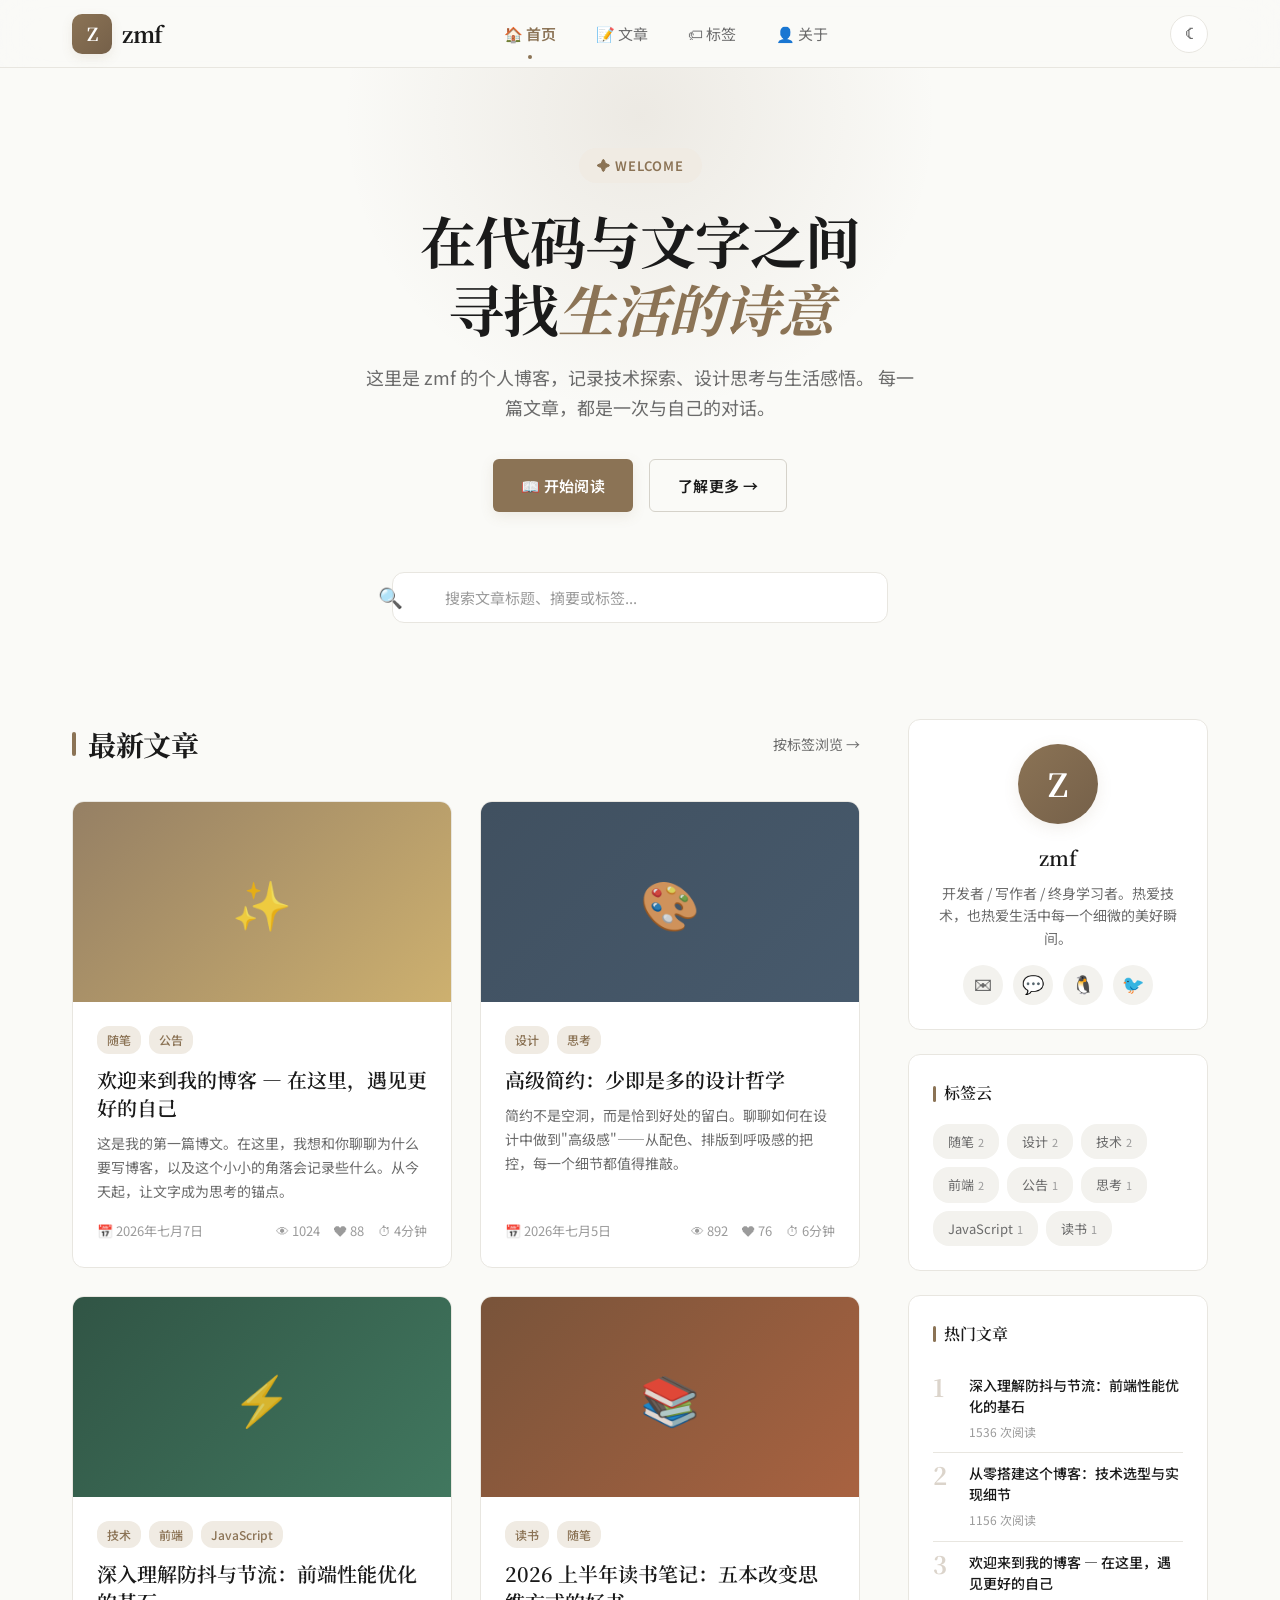
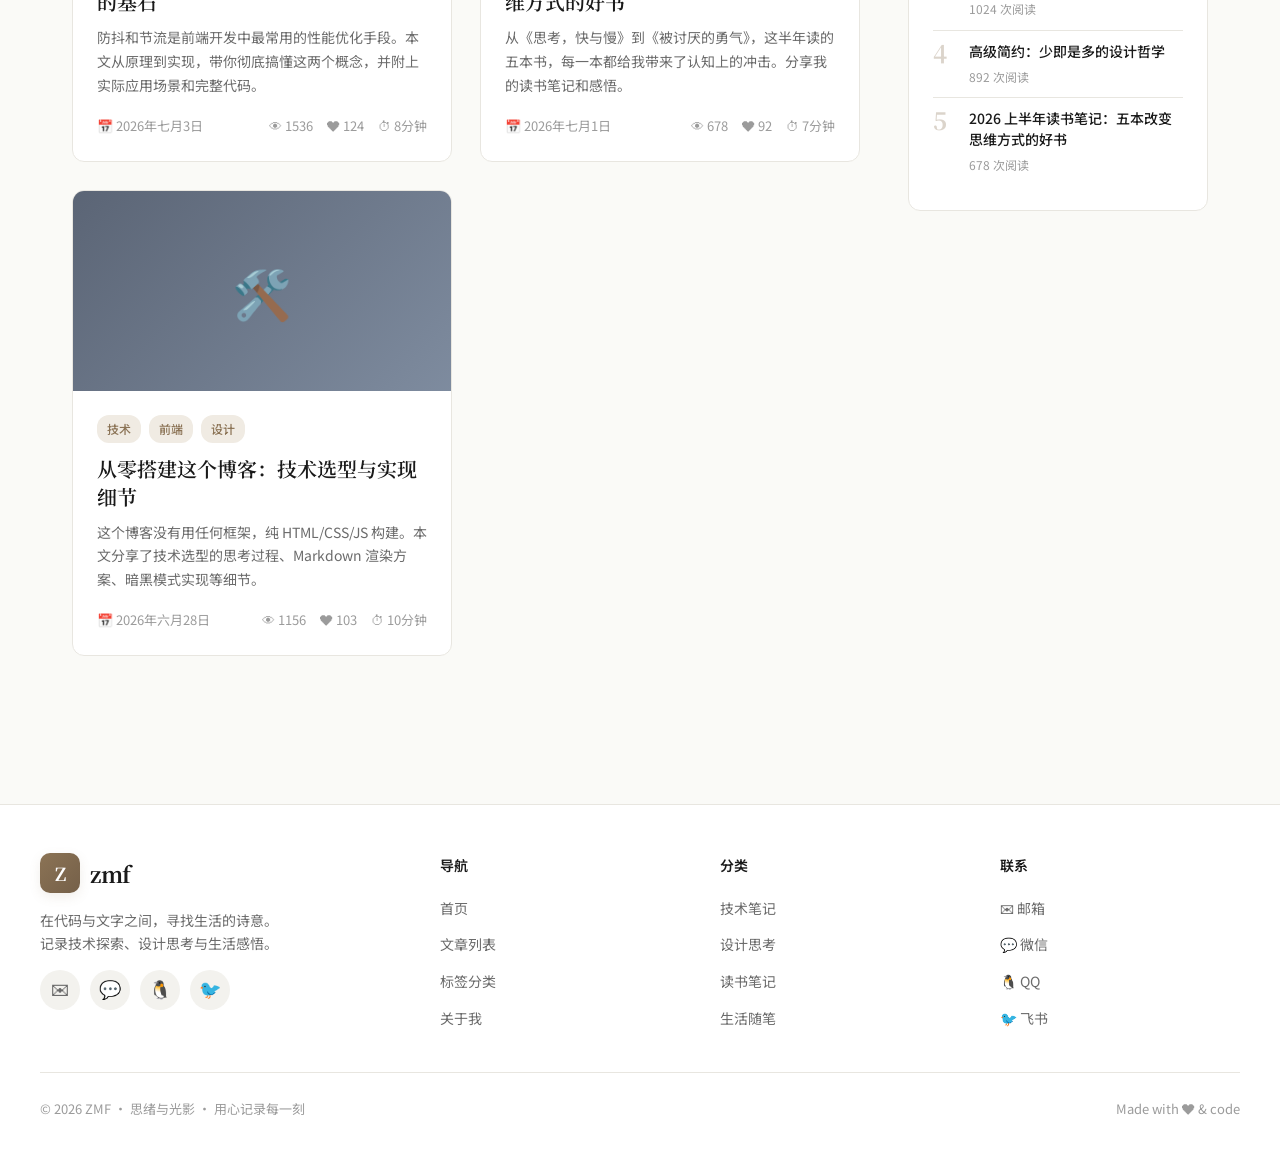
<file: index.html>
<!DOCTYPE html>
<html lang="zh-CN">
<head>
  <meta charset="UTF-8">
  <meta name="viewport" content="width=device-width, initial-scale=1.0">
  <title>ZMF · 思绪与光影</title>
  <meta name="description" content="zmf的个人博客 - 在代码与文字之间，寻找生活的诗意">
  <meta name="author" content="zmf">

  <!-- Fonts -->
  <link rel="preconnect" href="https://fonts.googleapis.com">
  <link rel="preconnect" href="https://fonts.gstatic.com" crossorigin>
  <link href="https://fonts.googleapis.com/css2?family=Noto+Sans+SC:wght@400;500;700&family=Noto+Serif+SC:wght@600;700&family=JetBrains+Mono:wght@400;500&display=swap" rel="stylesheet">

  <!-- Styles -->
  <link rel="stylesheet" href="css/style.css">

  <!-- Favicon -->
  <link rel="icon" type="image/svg+xml" href="data:image/svg+xml,<svg xmlns='http://www.w3.org/2000/svg' viewBox='0 0 100 100'><rect width='100' height='100' rx='20' fill='%238B7355'/><text x='50' y='68' font-size='48' font-weight='bold' fill='white' text-anchor='middle' font-family='serif'>Z</text></svg>">
</head>
<body>
  <!-- Reading Progress Bar -->
  <div class="progress-bar"></div>

  <!-- Header -->
  <header class="header">
    <nav class="nav">
      <a href="index.html" class="logo">
        <span class="logo-mark">Z</span>
        <span class="logo-text">zmf</span>
      </a>

      <ul class="nav-menu">
        <li><a href="index.html" class="nav-link">🏠 首页</a></li>
        <li><a href="index.html#articles" class="nav-link">📝 文章</a></li>
        <li><a href="tags.html" class="nav-link">🏷 标签</a></li>
        <li><a href="about.html" class="nav-link">👤 关于</a></li>
      </ul>

      <div class="nav-actions">
        <button class="theme-toggle" title="切换主题">☾</button>
        <button class="menu-toggle" title="菜单">
          <span></span>
          <span></span>
          <span></span>
        </button>
      </div>
    </nav>
  </header>

  <!-- Main Content -->
  <main class="main">
    <!-- Hero Section -->
    <section class="hero">
      <span class="hero-greeting">✦ WELCOME</span>
      <h1 class="hero-title">
        在代码与文字之间<br>
        寻找<span class="accent">生活的诗意</span>
      </h1>
      <p class="hero-subtitle" id="hero-subtitle">
        这里是 zmf 的个人博客，记录技术探索、设计思考与生活感悟。
        每一篇文章，都是一次与自己的对话。
      </p>
      <div class="hero-actions">
        <a href="#articles" class="btn btn-primary">📖 开始阅读</a>
        <a href="about.html" class="btn btn-outline">了解更多 →</a>
      </div>
    </section>

    <!-- Search Bar -->
    <div class="search-wrap" style="padding: 0 32px;">
      <span class="search-icon">🔍</span>
      <input
        type="text"
        class="search-input"
        id="search-input"
        placeholder="搜索文章标题、摘要或标签..."
      >
    </div>

    <!-- Articles + Sidebar Layout -->
    <div class="layout" id="articles">
      <!-- Article List -->
      <div>
        <div class="section-header">
          <h2 class="section-title">最新文章</h2>
          <a href="tags.html" class="section-more">按标签浏览 →</a>
        </div>
        <div class="article-grid" id="article-grid">
          <!-- Articles rendered by JS -->
        </div>
      </div>

      <!-- Sidebar -->
      <aside class="sidebar">
        <div id="sidebar-author"></div>
        <div id="sidebar-tags"></div>
        <div id="sidebar-popular"></div>
      </aside>
    </div>
  </main>

  <!-- Footer -->
  <footer class="footer">
    <div class="footer-content">
      <div class="footer-brand">
        <div class="logo">
          <span class="logo-mark">Z</span>
          <span class="logo-text">zmf</span>
        </div>
        <p class="footer-desc">
          在代码与文字之间，寻找生活的诗意。<br>
          记录技术探索、设计思考与生活感悟。
        </p>
        <div class="footer-social">
          <button class="social-link" data-type="email" onclick="SocialLinks.openEmail()" title="邮箱">✉</button>
          <button class="social-link" data-type="wechat" onclick="SocialLinks.openQR('wechat')" title="微信">💬</button>
          <button class="social-link" data-type="qq" onclick="SocialLinks.openQQ()" title="QQ">🐧</button>
          <button class="social-link" data-type="feishu" onclick="SocialLinks.openFeishu()" title="飞书">🐦</button>
        </div>
      </div>

      <div class="footer-col">
        <h4>导航</h4>
        <ul>
          <li><a href="index.html">首页</a></li>
          <li><a href="index.html#articles">文章列表</a></li>
          <li><a href="tags.html">标签分类</a></li>
          <li><a href="about.html">关于我</a></li>
        </ul>
      </div>

      <div class="footer-col">
        <h4>分类</h4>
        <ul>
          <li><a href="tags.html?tag=技术">技术笔记</a></li>
          <li><a href="tags.html?tag=设计">设计思考</a></li>
          <li><a href="tags.html?tag=读书">读书笔记</a></li>
          <li><a href="tags.html?tag=随笔">生活随笔</a></li>
        </ul>
      </div>

      <div class="footer-col">
        <h4>联系</h4>
        <ul>
          <li><a href="javascript:void(0)" onclick="SocialLinks.openEmail()">✉ 邮箱</a></li>
          <li><a href="javascript:void(0)" onclick="SocialLinks.openQR('wechat')">💬 微信</a></li>
          <li><a href="javascript:void(0)" onclick="SocialLinks.openQQ()">🐧 QQ</a></li>
          <li><a href="javascript:void(0)" onclick="SocialLinks.openFeishu()">🐦 飞书</a></li>
        </ul>
      </div>
    </div>

    <div class="footer-bottom">
      <span>© 2026 ZMF · 思绪与光影 · 用心记录每一刻</span>
      <span>Made with ❤ & code</span>
    </div>
  </footer>

  <!-- Back to Top -->
  <button class="back-to-top" title="回到顶部">↑</button>

  <!-- Scripts -->
  <script src="js/config.js"></script>
  <script src="js/articles.js"></script>
  <script src="js/main.js"></script>
  <script>
    // Render articles on page load
    document.addEventListener('DOMContentLoaded', () => {
      // Render article grid
      ArticleRenderer.renderGrid(ARTICLES, 'article-grid');

      // Render sidebar
      Sidebar.renderAuthor('sidebar-author');
      Sidebar.renderTags('sidebar-tags');
      Sidebar.renderPopular('sidebar-popular');

      // Init search
      Search.init();

      // Typewriter effect on subtitle (optional)
      const subtitle = document.getElementById('hero-subtitle');
      if (subtitle) {
        const originalText = subtitle.textContent;
        // Only apply on larger screens
        if (window.innerWidth > 768) {
          typewriter(subtitle, originalText, 30);
        }
      }
    });
  </script>
</body>
</html>
</file>
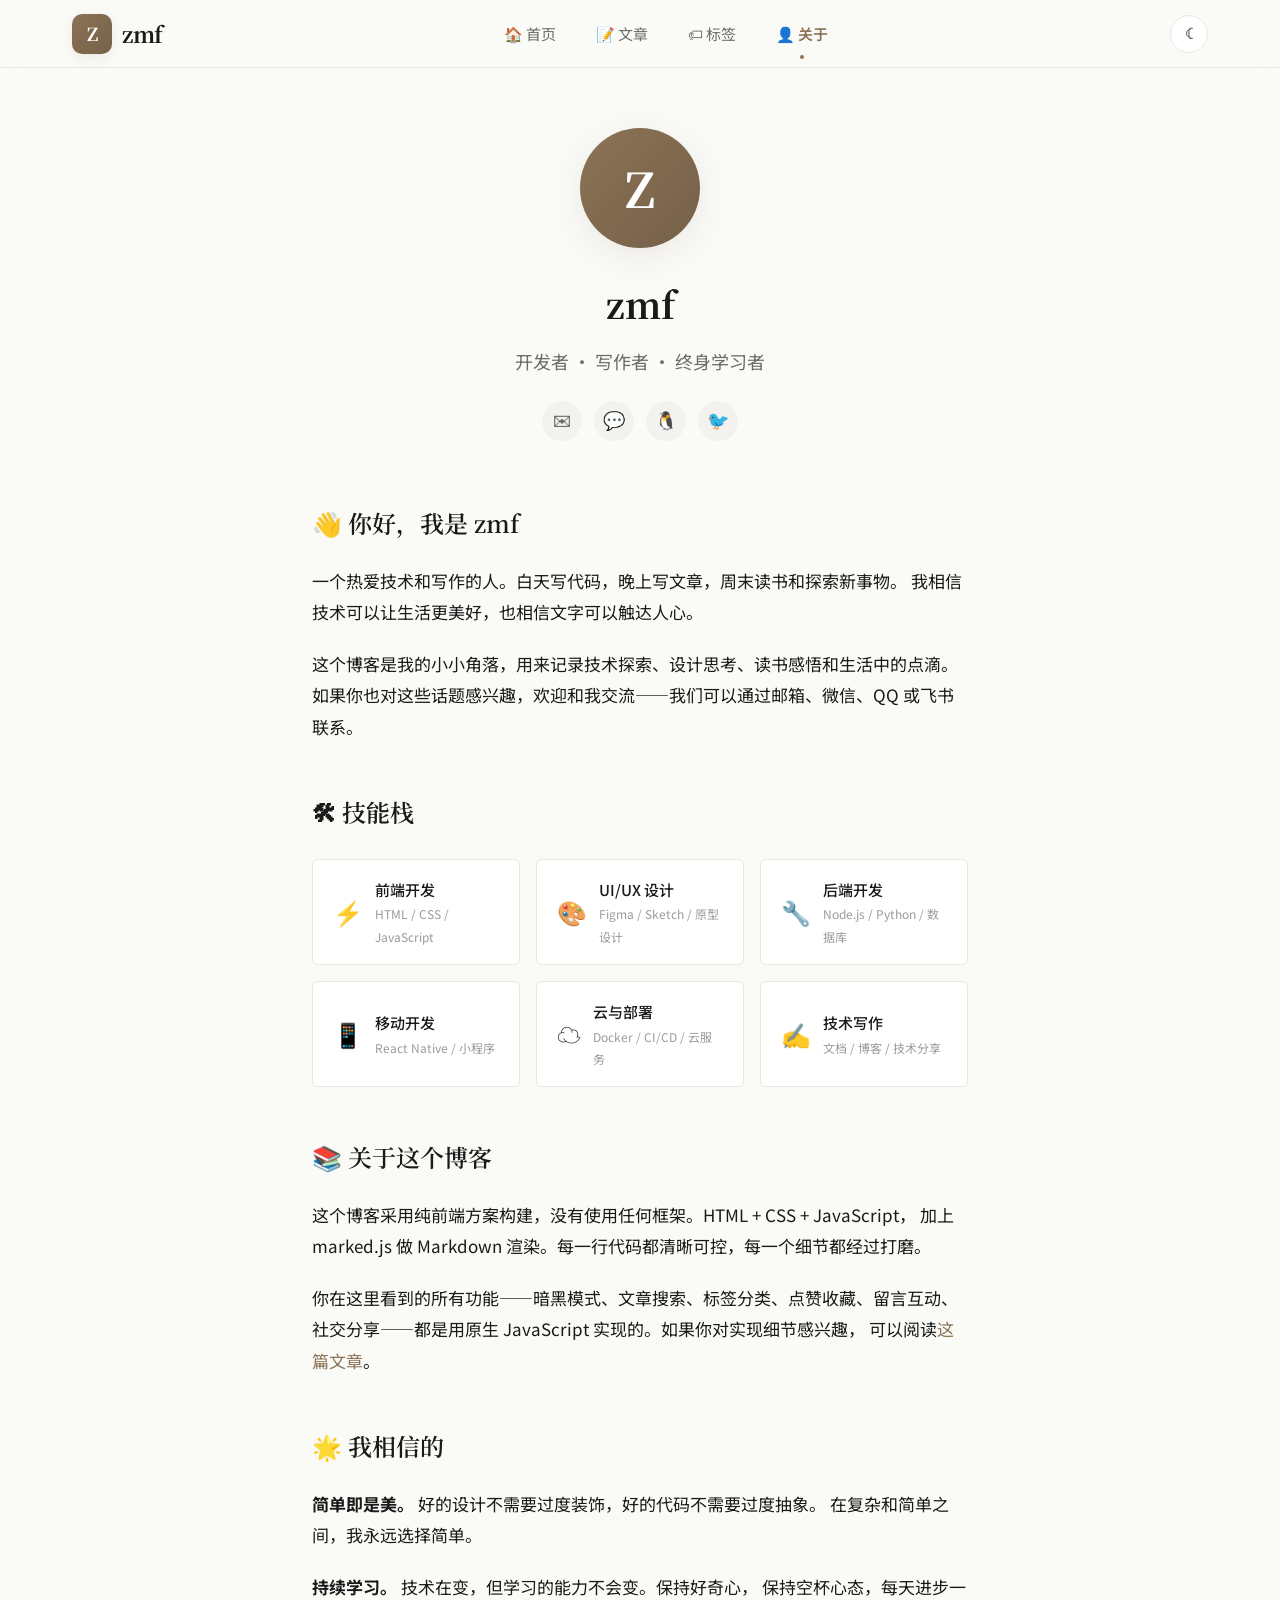
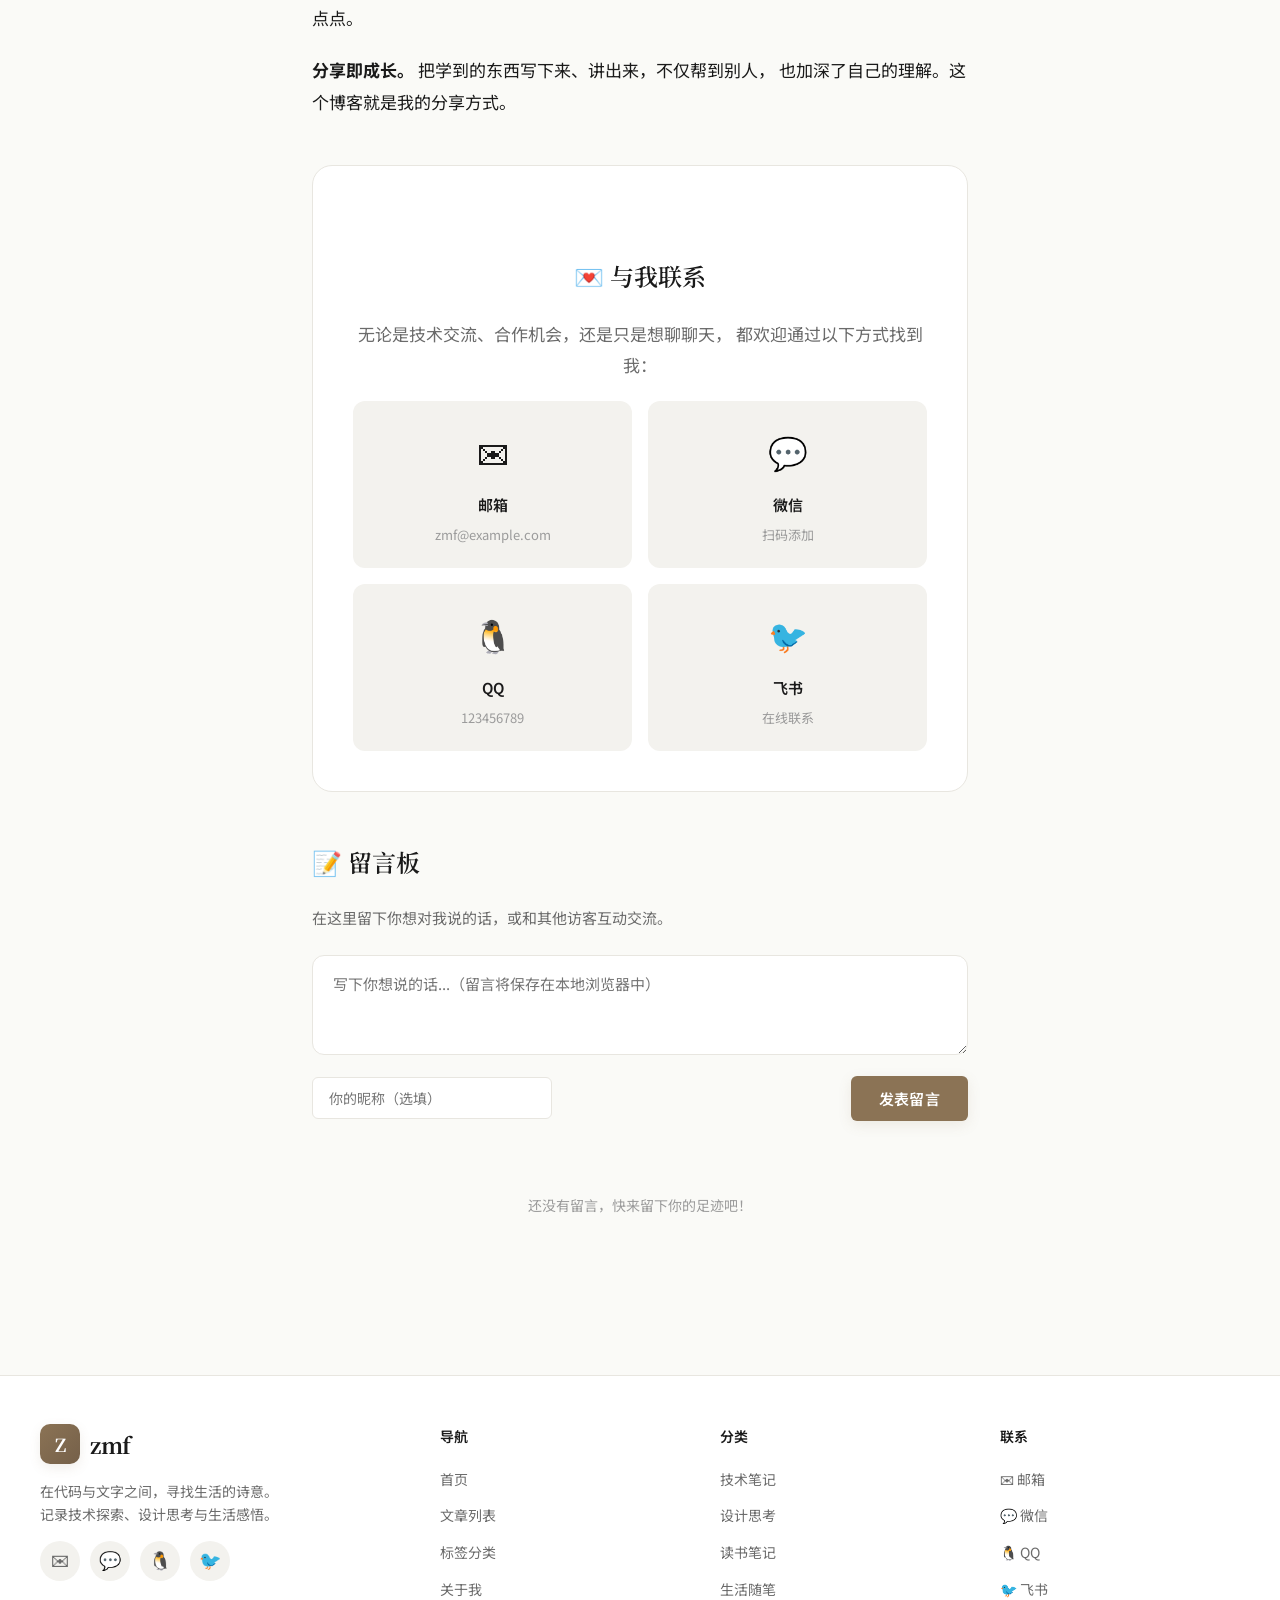
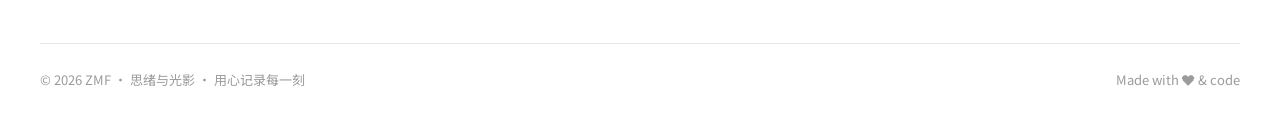
<file: about.html>
<!DOCTYPE html>
<html lang="zh-CN">
<head>
  <meta charset="UTF-8">
  <meta name="viewport" content="width=device-width, initial-scale=1.0">
  <title>关于 - ZMF · 思绪与光影</title>
  <meta name="description" content="关于 zmf - 开发者、写作者、终身学习者">

  <!-- Fonts -->
  <link rel="preconnect" href="https://fonts.googleapis.com">
  <link rel="preconnect" href="https://fonts.gstatic.com" crossorigin>
  <link href="https://fonts.googleapis.com/css2?family=Noto+Sans+SC:wght@400;500;700&family=Noto+Serif+SC:wght@600;700&family=JetBrains+Mono:wght@400;500&display=swap" rel="stylesheet">

  <!-- Styles -->
  <link rel="stylesheet" href="css/style.css">

  <!-- Favicon -->
  <link rel="icon" type="image/svg+xml" href="data:image/svg+xml,<svg xmlns='http://www.w3.org/2000/svg' viewBox='0 0 100 100'><rect width='100' height='100' rx='20' fill='%238B7355'/><text x='50' y='68' font-size='48' font-weight='bold' fill='white' text-anchor='middle' font-family='serif'>Z</text></svg>">
</head>
<body>
  <!-- Reading Progress Bar -->
  <div class="progress-bar"></div>

  <!-- Header -->
  <header class="header">
    <nav class="nav">
      <a href="index.html" class="logo">
        <span class="logo-mark">Z</span>
        <span class="logo-text">zmf</span>
      </a>

      <ul class="nav-menu">
        <li><a href="index.html" class="nav-link">🏠 首页</a></li>
        <li><a href="index.html#articles" class="nav-link">📝 文章</a></li>
        <li><a href="tags.html" class="nav-link">🏷 标签</a></li>
        <li><a href="about.html" class="nav-link">👤 关于</a></li>
      </ul>

      <div class="nav-actions">
        <button class="theme-toggle" title="切换主题">☾</button>
        <button class="menu-toggle" title="菜单">
          <span></span>
          <span></span>
          <span></span>
        </button>
      </div>
    </nav>
  </header>

  <!-- Main Content -->
  <main class="main">
    <section class="about-section">
      <!-- Hero -->
      <div class="about-hero">
        <div class="about-avatar">Z</div>
        <h1 class="about-name">zmf</h1>
        <p class="about-tagline">开发者 · 写作者 · 终身学习者</p>
        <div class="about-social">
          <button class="social-link" data-type="email" onclick="SocialLinks.openEmail()" title="邮箱">✉</button>
          <button class="social-link" data-type="wechat" onclick="SocialLinks.openQR('wechat')" title="微信">💬</button>
          <button class="social-link" data-type="qq" onclick="SocialLinks.openQQ()" title="QQ">🐧</button>
          <button class="social-link" data-type="feishu" onclick="SocialLinks.openFeishu()" title="飞书">🐦</button>
        </div>
      </div>

      <!-- About Content -->
      <div class="about-content">
        <h2>👋 你好，我是 zmf</h2>
        <p>
          一个热爱技术和写作的人。白天写代码，晚上写文章，周末读书和探索新事物。
          我相信技术可以让生活更美好，也相信文字可以触达人心。
        </p>
        <p>
          这个博客是我的小小角落，用来记录技术探索、设计思考、读书感悟和生活中的点滴。
          如果你也对这些话题感兴趣，欢迎和我交流——我们可以通过邮箱、微信、QQ 或飞书联系。
        </p>

        <h2>🛠 技能栈</h2>
        <div class="skills-grid">
          <div class="skill-item">
            <span class="skill-icon">⚡</span>
            <div>
              <div class="skill-name">前端开发</div>
              <div class="skill-desc">HTML / CSS / JavaScript</div>
            </div>
          </div>
          <div class="skill-item">
            <span class="skill-icon">🎨</span>
            <div>
              <div class="skill-name">UI/UX 设计</div>
              <div class="skill-desc">Figma / Sketch / 原型设计</div>
            </div>
          </div>
          <div class="skill-item">
            <span class="skill-icon">🔧</span>
            <div>
              <div class="skill-name">后端开发</div>
              <div class="skill-desc">Node.js / Python / 数据库</div>
            </div>
          </div>
          <div class="skill-item">
            <span class="skill-icon">📱</span>
            <div>
              <div class="skill-name">移动开发</div>
              <div class="skill-desc">React Native / 小程序</div>
            </div>
          </div>
          <div class="skill-item">
            <span class="skill-icon">☁</span>
            <div>
              <div class="skill-name">云与部署</div>
              <div class="skill-desc">Docker / CI/CD / 云服务</div>
            </div>
          </div>
          <div class="skill-item">
            <span class="skill-icon">✍</span>
            <div>
              <div class="skill-name">技术写作</div>
              <div class="skill-desc">文档 / 博客 / 技术分享</div>
            </div>
          </div>
        </div>

        <h2>📚 关于这个博客</h2>
        <p>
          这个博客采用纯前端方案构建，没有使用任何框架。HTML + CSS + JavaScript，
          加上 marked.js 做 Markdown 渲染。每一行代码都清晰可控，每一个细节都经过打磨。
        </p>
        <p>
          你在这里看到的所有功能——暗黑模式、文章搜索、标签分类、点赞收藏、留言互动、
          社交分享——都是用原生 JavaScript 实现的。如果你对实现细节感兴趣，
          可以阅读<a href="article.html?id=building-this-blog">这篇文章</a>。
        </p>

        <h2>🌟 我相信的</h2>
        <p>
          <strong>简单即是美。</strong> 好的设计不需要过度装饰，好的代码不需要过度抽象。
          在复杂和简单之间，我永远选择简单。
        </p>
        <p>
          <strong>持续学习。</strong> 技术在变，但学习的能力不会变。保持好奇心，
          保持空杯心态，每天进步一点点。
        </p>
        <p>
          <strong>分享即成长。</strong> 把学到的东西写下来、讲出来，不仅帮到别人，
          也加深了自己的理解。这个博客就是我的分享方式。
        </p>

        <!-- Contact Section -->
        <div class="contact-section">
          <h2 class="contact-title">💌 与我联系</h2>
          <p class="contact-desc">
            无论是技术交流、合作机会，还是只是想聊聊天，
            都欢迎通过以下方式找到我：
          </p>
          <div class="contact-methods" id="contact-methods">
            <!-- Contact methods rendered by JS -->
          </div>
        </div>

        <!-- Message Board -->
        <div style="margin-top: 48px;">
          <h2 class="comments-title">📝 留言板</h2>
          <p style="color: var(--text-secondary); margin-bottom: 24px; font-size: 15px;">
            在这里留下你想对我说的话，或和其他访客互动交流。
          </p>

          <div class="comment-form">
            <textarea
              class="comment-input"
              id="message-text"
              placeholder="写下你想说的话...（留言将保存在本地浏览器中）"
            ></textarea>
            <div class="comment-form-bottom">
              <input
                type="text"
                class="comment-name-input"
                id="message-name"
                placeholder="你的昵称（选填）"
              >
              <button class="btn btn-primary" onclick="MessageBoard.submit()">发表留言</button>
            </div>
          </div>

          <div class="comment-list" id="message-list">
            <!-- Messages rendered by JS -->
          </div>
        </div>
      </div>
    </section>
  </main>

  <!-- Footer -->
  <footer class="footer">
    <div class="footer-content">
      <div class="footer-brand">
        <div class="logo">
          <span class="logo-mark">Z</span>
          <span class="logo-text">zmf</span>
        </div>
        <p class="footer-desc">
          在代码与文字之间，寻找生活的诗意。<br>
          记录技术探索、设计思考与生活感悟。
        </p>
        <div class="footer-social">
          <button class="social-link" data-type="email" onclick="SocialLinks.openEmail()" title="邮箱">✉</button>
          <button class="social-link" data-type="wechat" onclick="SocialLinks.openQR('wechat')" title="微信">💬</button>
          <button class="social-link" data-type="qq" onclick="SocialLinks.openQQ()" title="QQ">🐧</button>
          <button class="social-link" data-type="feishu" onclick="SocialLinks.openFeishu()" title="飞书">🐦</button>
        </div>
      </div>

      <div class="footer-col">
        <h4>导航</h4>
        <ul>
          <li><a href="index.html">首页</a></li>
          <li><a href="index.html#articles">文章列表</a></li>
          <li><a href="tags.html">标签分类</a></li>
          <li><a href="about.html">关于我</a></li>
        </ul>
      </div>

      <div class="footer-col">
        <h4>分类</h4>
        <ul>
          <li><a href="tags.html?tag=技术">技术笔记</a></li>
          <li><a href="tags.html?tag=设计">设计思考</a></li>
          <li><a href="tags.html?tag=读书">读书笔记</a></li>
          <li><a href="tags.html?tag=随笔">生活随笔</a></li>
        </ul>
      </div>

      <div class="footer-col">
        <h4>联系</h4>
        <ul>
          <li><a href="javascript:void(0)" onclick="SocialLinks.openEmail()">✉ 邮箱</a></li>
          <li><a href="javascript:void(0)" onclick="SocialLinks.openQR('wechat')">💬 微信</a></li>
          <li><a href="javascript:void(0)" onclick="SocialLinks.openQQ()">🐧 QQ</a></li>
          <li><a href="javascript:void(0)" onclick="SocialLinks.openFeishu()">🐦 飞书</a></li>
        </ul>
      </div>
    </div>

    <div class="footer-bottom">
      <span>© 2026 ZMF · 思绪与光影 · 用心记录每一刻</span>
      <span>Made with ❤ & code</span>
    </div>
  </footer>

  <!-- Back to Top -->
  <button class="back-to-top" title="回到顶部">↑</button>

  <!-- Scripts -->
  <script src="js/config.js"></script>
  <script src="js/articles.js"></script>
  <script src="js/main.js"></script>
  <script src="js/article.js"></script>
</body>
</html>
</file>
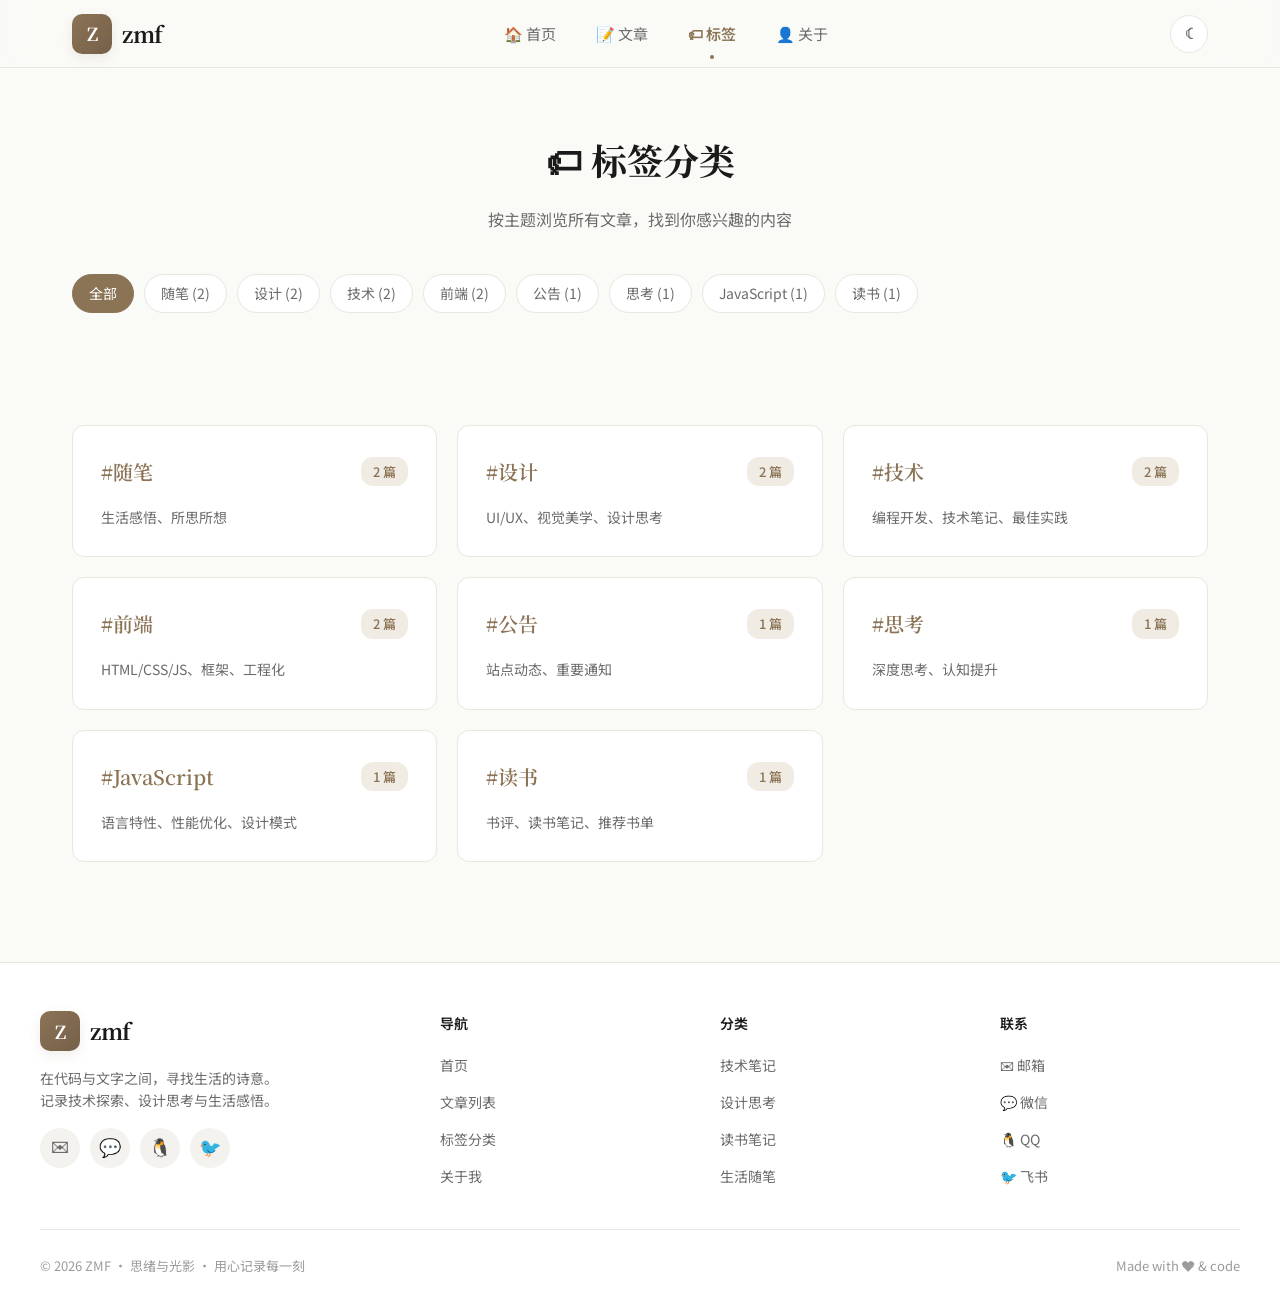
<file: tags.html>
<!DOCTYPE html>
<html lang="zh-CN">
<head>
  <meta charset="UTF-8">
  <meta name="viewport" content="width=device-width, initial-scale=1.0">
  <title>标签分类 - ZMF · 思绪与光影</title>
  <meta name="description" content="按标签浏览 zmf 的所有文章">

  <!-- Fonts -->
  <link rel="preconnect" href="https://fonts.googleapis.com">
  <link rel="preconnect" href="https://fonts.gstatic.com" crossorigin>
  <link href="https://fonts.googleapis.com/css2?family=Noto+Sans+SC:wght@400;500;700&family=Noto+Serif+SC:wght@600;700&family=JetBrains+Mono:wght@400;500&display=swap" rel="stylesheet">

  <!-- Styles -->
  <link rel="stylesheet" href="css/style.css">

  <!-- Favicon -->
  <link rel="icon" type="image/svg+xml" href="data:image/svg+xml,<svg xmlns='http://www.w3.org/2000/svg' viewBox='0 0 100 100'><rect width='100' height='100' rx='20' fill='%238B7355'/><text x='50' y='68' font-size='48' font-weight='bold' fill='white' text-anchor='middle' font-family='serif'>Z</text></svg>">
</head>
<body>
  <!-- Reading Progress Bar -->
  <div class="progress-bar"></div>

  <!-- Header -->
  <header class="header">
    <nav class="nav">
      <a href="index.html" class="logo">
        <span class="logo-mark">Z</span>
        <span class="logo-text">zmf</span>
      </a>

      <ul class="nav-menu">
        <li><a href="index.html" class="nav-link">🏠 首页</a></li>
        <li><a href="index.html#articles" class="nav-link">📝 文章</a></li>
        <li><a href="tags.html" class="nav-link">🏷 标签</a></li>
        <li><a href="about.html" class="nav-link">👤 关于</a></li>
      </ul>

      <div class="nav-actions">
        <button class="theme-toggle" title="切换主题">☾</button>
        <button class="menu-toggle" title="菜单">
          <span></span>
          <span></span>
          <span></span>
        </button>
      </div>
    </nav>
  </header>

  <!-- Main Content -->
  <main class="main">
    <!-- Tags Hero -->
    <section class="tags-hero">
      <h1>🏷 标签分类</h1>
      <p>按主题浏览所有文章，找到你感兴趣的内容</p>
    </section>

    <!-- Filter Bar -->
    <div class="filtered-articles" style="margin-bottom: 20px;">
      <div class="filter-bar" id="filter-bar">
        <!-- Filter chips rendered by JS -->
      </div>
    </div>

    <!-- Tags Grid -->
    <div class="tags-grid" id="tags-grid">
      <!-- Tag cards rendered by JS -->
    </div>

    <!-- Filtered Articles (hidden by default) -->
    <div class="filtered-articles" id="filtered-articles" style="display: none;">
      <!-- Filtered articles rendered by JS -->
    </div>
  </main>

  <!-- Footer -->
  <footer class="footer">
    <div class="footer-content">
      <div class="footer-brand">
        <div class="logo">
          <span class="logo-mark">Z</span>
          <span class="logo-text">zmf</span>
        </div>
        <p class="footer-desc">
          在代码与文字之间，寻找生活的诗意。<br>
          记录技术探索、设计思考与生活感悟。
        </p>
        <div class="footer-social">
          <button class="social-link" data-type="email" onclick="SocialLinks.openEmail()" title="邮箱">✉</button>
          <button class="social-link" data-type="wechat" onclick="SocialLinks.openQR('wechat')" title="微信">💬</button>
          <button class="social-link" data-type="qq" onclick="SocialLinks.openQQ()" title="QQ">🐧</button>
          <button class="social-link" data-type="feishu" onclick="SocialLinks.openFeishu()" title="飞书">🐦</button>
        </div>
      </div>

      <div class="footer-col">
        <h4>导航</h4>
        <ul>
          <li><a href="index.html">首页</a></li>
          <li><a href="index.html#articles">文章列表</a></li>
          <li><a href="tags.html">标签分类</a></li>
          <li><a href="about.html">关于我</a></li>
        </ul>
      </div>

      <div class="footer-col">
        <h4>分类</h4>
        <ul>
          <li><a href="tags.html?tag=技术">技术笔记</a></li>
          <li><a href="tags.html?tag=设计">设计思考</a></li>
          <li><a href="tags.html?tag=读书">读书笔记</a></li>
          <li><a href="tags.html?tag=随笔">生活随笔</a></li>
        </ul>
      </div>

      <div class="footer-col">
        <h4>联系</h4>
        <ul>
          <li><a href="javascript:void(0)" onclick="SocialLinks.openEmail()">✉ 邮箱</a></li>
          <li><a href="javascript:void(0)" onclick="SocialLinks.openQR('wechat')">💬 微信</a></li>
          <li><a href="javascript:void(0)" onclick="SocialLinks.openQQ()">🐧 QQ</a></li>
          <li><a href="javascript:void(0)" onclick="SocialLinks.openFeishu()">🐦 飞书</a></li>
        </ul>
      </div>
    </div>

    <div class="footer-bottom">
      <span>© 2026 ZMF · 思绪与光影 · 用心记录每一刻</span>
      <span>Made with ❤ & code</span>
    </div>
  </footer>

  <!-- Back to Top -->
  <button class="back-to-top" title="回到顶部">↑</button>

  <!-- Scripts -->
  <script src="js/config.js"></script>
  <script src="js/articles.js"></script>
  <script src="js/main.js"></script>
  <script src="js/article.js"></script>
</body>
</html>
</file>
<file: css/style.css>
/* ============================================
   ZMF Blog - Premium Minimalist Theme
   Designed with warmth, elegance, and clarity
   ============================================ */

/* ---------- CSS Variables ---------- */
:root {
  /* Light Theme - Warm Ivory & Bronze Gold */
  --bg-primary: #FAFAF7;
  --bg-secondary: #FFFFFF;
  --bg-tertiary: #F3F2EE;
  --bg-hover: #EDEBE5;
  --text-primary: #1A1A1A;
  --text-secondary: #6B6B6B;
  --text-tertiary: #9B9B9B;
  --accent: #8B7355;
  --accent-hover: #756049;
  --accent-light: #F0EBE3;
  --accent-glow: rgba(139, 115, 85, 0.12);
  --border: #E8E6E0;
  --border-strong: #D5D2CA;
  --shadow-sm: 0 1px 3px rgba(0, 0, 0, 0.04);
  --shadow-md: 0 4px 16px rgba(0, 0, 0, 0.06);
  --shadow-lg: 0 12px 40px rgba(0, 0, 0, 0.08);
  --radius-sm: 6px;
  --radius-md: 12px;
  --radius-lg: 20px;
  --transition: 0.3s cubic-bezier(0.4, 0, 0.2, 1);
  --max-width: 1200px;
  --content-width: 720px;
  --header-height: 68px;
  --font-serif: 'Noto Serif SC', Georgia, 'Times New Roman', serif;
  --font-sans: 'Noto Sans SC', -apple-system, BlinkMacSystemFont, 'Segoe UI', sans-serif;
  --font-mono: 'JetBrains Mono', 'Fira Code', 'Consolas', monospace;
}

[data-theme="dark"] {
  --bg-primary: #141414;
  --bg-secondary: #1C1C1C;
  --bg-tertiary: #252525;
  --bg-hover: #2E2E2E;
  --text-primary: #E8E6E1;
  --text-secondary: #A0A0A0;
  --text-tertiary: #6B6B6B;
  --accent: #C9A961;
  --accent-hover: #D4B576;
  --accent-light: #2A2520;
  --accent-glow: rgba(201, 169, 97, 0.15);
  --border: #2E2E2E;
  --border-strong: #3A3A3A;
  --shadow-sm: 0 1px 3px rgba(0, 0, 0, 0.2);
  --shadow-md: 0 4px 16px rgba(0, 0, 0, 0.3);
  --shadow-lg: 0 12px 40px rgba(0, 0, 0, 0.4);
}

/* ---------- Reset & Base ---------- */
*, *::before, *::after {
  margin: 0;
  padding: 0;
  box-sizing: border-box;
}

html {
  scroll-behavior: smooth;
  scroll-padding-top: calc(var(--header-height) + 24px);
}

body {
  font-family: var(--font-sans);
  background-color: var(--bg-primary);
  color: var(--text-primary);
  line-height: 1.8;
  font-size: 16px;
  -webkit-font-smoothing: antialiased;
  -moz-osx-font-smoothing: grayscale;
  transition: background-color var(--transition), color var(--transition);
  overflow-x: hidden;
}

a {
  color: var(--accent);
  text-decoration: none;
  transition: color var(--transition);
}

a:hover {
  color: var(--accent-hover);
}

img {
  max-width: 100%;
  height: auto;
}

::selection {
  background: var(--accent);
  color: #fff;
}

/* ---------- Scrollbar ---------- */
::-webkit-scrollbar {
  width: 8px;
  height: 8px;
}

::-webkit-scrollbar-track {
  background: var(--bg-primary);
}

::-webkit-scrollbar-thumb {
  background: var(--border-strong);
  border-radius: 4px;
}

::-webkit-scrollbar-thumb:hover {
  background: var(--accent);
}

/* ---------- Reading Progress Bar ---------- */
.progress-bar {
  position: fixed;
  top: 0;
  left: 0;
  width: 0%;
  height: 3px;
  background: linear-gradient(90deg, var(--accent), var(--accent-hover));
  z-index: 10000;
  transition: width 0.1s linear;
  box-shadow: 0 0 8px var(--accent-glow);
}

/* ---------- Header / Navigation ---------- */
.header {
  position: fixed;
  top: 0;
  left: 0;
  right: 0;
  height: var(--header-height);
  background: rgba(250, 250, 247, 0.85);
  backdrop-filter: blur(20px);
  -webkit-backdrop-filter: blur(20px);
  border-bottom: 1px solid var(--border);
  z-index: 9999;
  transition: background-color var(--transition), border-color var(--transition);
}

[data-theme="dark"] .header {
  background: rgba(20, 20, 20, 0.85);
}

.nav {
  max-width: var(--max-width);
  height: 100%;
  margin: 0 auto;
  padding: 0 32px;
  display: flex;
  align-items: center;
  justify-content: space-between;
}

/* ---------- Logo ---------- */
.logo {
  display: flex;
  align-items: center;
  gap: 10px;
  font-family: var(--font-serif);
  font-size: 24px;
  font-weight: 700;
  color: var(--text-primary);
  letter-spacing: -0.5px;
  cursor: pointer;
  user-select: none;
}

.logo-mark {
  width: 40px;
  height: 40px;
  border-radius: 10px;
  background: linear-gradient(135deg, var(--accent), var(--accent-hover));
  display: flex;
  align-items: center;
  justify-content: center;
  color: #fff;
  font-size: 18px;
  font-weight: 700;
  font-family: var(--font-serif);
  box-shadow: 0 4px 12px var(--accent-glow);
  transition: transform var(--transition), box-shadow var(--transition);
}

.logo:hover .logo-mark {
  transform: rotate(-5deg) scale(1.05);
  box-shadow: 0 6px 20px var(--accent-glow);
}

.logo-text {
  font-size: 22px;
}

/* ---------- Nav Menu ---------- */
.nav-menu {
  display: flex;
  align-items: center;
  gap: 4px;
  list-style: none;
}

.nav-link {
  display: flex;
  align-items: center;
  gap: 6px;
  padding: 8px 18px;
  font-size: 15px;
  color: var(--text-secondary);
  border-radius: var(--radius-sm);
  transition: all var(--transition);
  position: relative;
}

.nav-link:hover {
  color: var(--accent);
  background: var(--accent-light);
}

.nav-link.active {
  color: var(--accent);
  font-weight: 600;
}

.nav-link.active::after {
  content: '';
  position: absolute;
  bottom: -4px;
  left: 50%;
  transform: translateX(-50%);
  width: 4px;
  height: 4px;
  border-radius: 50%;
  background: var(--accent);
}

.nav-actions {
  display: flex;
  align-items: center;
  gap: 8px;
}

/* ---------- Theme Toggle ---------- */
.theme-toggle {
  width: 38px;
  height: 38px;
  border: 1px solid var(--border);
  border-radius: 50%;
  background: var(--bg-secondary);
  color: var(--text-secondary);
  cursor: pointer;
  display: flex;
  align-items: center;
  justify-content: center;
  font-size: 18px;
  transition: all var(--transition);
}

.theme-toggle:hover {
  border-color: var(--accent);
  color: var(--accent);
  transform: rotate(15deg);
}

/* ---------- Mobile Menu Button ---------- */
.menu-toggle {
  display: none;
  width: 38px;
  height: 38px;
  border: none;
  background: transparent;
  color: var(--text-primary);
  cursor: pointer;
  font-size: 22px;
  flex-direction: column;
  justify-content: center;
  align-items: center;
  gap: 4px;
}

.menu-toggle span {
  width: 22px;
  height: 2px;
  background: var(--text-primary);
  border-radius: 2px;
  transition: all var(--transition);
}

.menu-toggle.open span:nth-child(1) {
  transform: translateY(6px) rotate(45deg);
}

.menu-toggle.open span:nth-child(2) {
  opacity: 0;
}

.menu-toggle.open span:nth-child(3) {
  transform: translateY(-6px) rotate(-45deg);
}

/* ---------- Main Content ---------- */
.main {
  margin-top: var(--header-height);
  min-height: calc(100vh - var(--header-height));
}

.container {
  max-width: var(--max-width);
  margin: 0 auto;
  padding: 0 32px;
}

.content-narrow {
  max-width: var(--content-width);
  margin: 0 auto;
  padding: 0 32px;
}

/* ---------- Hero Section ---------- */
.hero {
  padding: 80px 32px 60px;
  text-align: center;
  position: relative;
  overflow: hidden;
}

.hero::before {
  content: '';
  position: absolute;
  top: -50%;
  left: 50%;
  transform: translateX(-50%);
  width: 600px;
  height: 600px;
  background: radial-gradient(circle, var(--accent-glow) 0%, transparent 70%);
  z-index: -1;
}

.hero-greeting {
  display: inline-block;
  padding: 6px 18px;
  background: var(--accent-light);
  color: var(--accent);
  font-size: 13px;
  font-weight: 600;
  border-radius: 20px;
  margin-bottom: 24px;
  letter-spacing: 1px;
}

.hero-title {
  font-family: var(--font-serif);
  font-size: clamp(36px, 6vw, 56px);
  font-weight: 700;
  line-height: 1.2;
  margin-bottom: 20px;
  letter-spacing: -1px;
}

.hero-title .accent {
  color: var(--accent);
  font-style: italic;
}

.hero-subtitle {
  font-size: 18px;
  color: var(--text-secondary);
  max-width: 560px;
  margin: 0 auto 36px;
  line-height: 1.7;
}

.hero-actions {
  display: flex;
  gap: 16px;
  justify-content: center;
  flex-wrap: wrap;
}

/* ---------- Buttons ---------- */
.btn {
  display: inline-flex;
  align-items: center;
  gap: 8px;
  padding: 12px 28px;
  font-size: 15px;
  font-weight: 600;
  border-radius: var(--radius-sm);
  cursor: pointer;
  transition: all var(--transition);
  border: none;
  font-family: var(--font-sans);
  letter-spacing: 0.3px;
}

.btn-primary {
  background: var(--accent);
  color: #fff;
  box-shadow: 0 4px 14px var(--accent-glow);
}

.btn-primary:hover {
  background: var(--accent-hover);
  color: #fff;
  transform: translateY(-2px);
  box-shadow: 0 6px 20px var(--accent-glow);
}

.btn-outline {
  background: transparent;
  color: var(--text-primary);
  border: 1.5px solid var(--border-strong);
}

.btn-outline:hover {
  border-color: var(--accent);
  color: var(--accent);
  background: var(--accent-light);
}

.btn-ghost {
  background: transparent;
  color: var(--text-secondary);
  padding: 8px 16px;
}

.btn-ghost:hover {
  color: var(--accent);
  background: var(--accent-light);
}

/* ---------- Search Bar ---------- */
.search-wrap {
  max-width: 560px;
  margin: 0 auto 48px;
  position: relative;
}

.search-input {
  width: 100%;
  padding: 14px 20px 14px 52px;
  font-size: 15px;
  font-family: var(--font-sans);
  background: var(--bg-secondary);
  border: 1.5px solid var(--border);
  border-radius: var(--radius-md);
  color: var(--text-primary);
  transition: all var(--transition);
  outline: none;
}

.search-input:focus {
  border-color: var(--accent);
  box-shadow: 0 0 0 4px var(--accent-glow);
}

.search-input::placeholder {
  color: var(--text-tertiary);
}

.search-icon {
  position: absolute;
  left: 18px;
  top: 50%;
  transform: translateY(-50%);
  font-size: 20px;
  color: var(--text-tertiary);
  pointer-events: none;
}

/* ---------- Section Headers ---------- */
.section-header {
  display: flex;
  align-items: center;
  justify-content: space-between;
  margin-bottom: 32px;
}

.section-title {
  font-family: var(--font-serif);
  font-size: 28px;
  font-weight: 700;
  letter-spacing: -0.5px;
  display: flex;
  align-items: center;
  gap: 12px;
}

.section-title::before {
  content: '';
  width: 4px;
  height: 24px;
  background: var(--accent);
  border-radius: 2px;
}

.section-more {
  font-size: 14px;
  color: var(--text-secondary);
  display: flex;
  align-items: center;
  gap: 4px;
  transition: gap var(--transition);
}

.section-more:hover {
  gap: 8px;
}

/* ---------- Article Grid ---------- */
.article-grid {
  display: grid;
  grid-template-columns: repeat(auto-fill, minmax(340px, 1fr));
  gap: 28px;
  margin-bottom: 60px;
}

.article-card {
  background: var(--bg-secondary);
  border: 1px solid var(--border);
  border-radius: var(--radius-md);
  overflow: hidden;
  cursor: pointer;
  transition: all var(--transition);
  display: flex;
  flex-direction: column;
}

.article-card:hover {
  transform: translateY(-4px);
  box-shadow: var(--shadow-lg);
  border-color: var(--accent);
}

.card-cover {
  width: 100%;
  height: 200px;
  background: var(--bg-tertiary);
  position: relative;
  overflow: hidden;
  display: flex;
  align-items: center;
  justify-content: center;
}

.card-cover-gradient {
  position: absolute;
  inset: 0;
  opacity: 0.9;
}

.card-cover-icon {
  position: relative;
  z-index: 1;
  font-size: 48px;
  color: rgba(255, 255, 255, 0.8);
}

.card-body {
  padding: 24px;
  flex: 1;
  display: flex;
  flex-direction: column;
}

.card-tags {
  display: flex;
  gap: 8px;
  margin-bottom: 12px;
  flex-wrap: wrap;
}

.card-tag {
  font-size: 12px;
  padding: 3px 10px;
  background: var(--accent-light);
  color: var(--accent);
  border-radius: 12px;
  font-weight: 500;
}

.card-title {
  font-family: var(--font-serif);
  font-size: 20px;
  font-weight: 600;
  line-height: 1.4;
  margin-bottom: 10px;
  color: var(--text-primary);
  transition: color var(--transition);
}

.article-card:hover .card-title {
  color: var(--accent);
}

.card-excerpt {
  font-size: 14px;
  color: var(--text-secondary);
  line-height: 1.7;
  margin-bottom: 16px;
  flex: 1;
  display: -webkit-box;
  -webkit-line-clamp: 3;
  -webkit-box-orient: vertical;
  overflow: hidden;
}

.card-footer {
  display: flex;
  align-items: center;
  justify-content: space-between;
  font-size: 13px;
  color: var(--text-tertiary);
}

.card-date {
  display: flex;
  align-items: center;
  gap: 6px;
}

.card-stats {
  display: flex;
  gap: 14px;
}

.card-stat {
  display: flex;
  align-items: center;
  gap: 4px;
}

/* ---------- Layout: Main + Sidebar ---------- */
.layout {
  display: grid;
  grid-template-columns: 1fr 300px;
  gap: 48px;
  padding: 48px 32px;
  max-width: var(--max-width);
  margin: 0 auto;
}

/* ---------- Sidebar ---------- */
.sidebar {
  display: flex;
  flex-direction: column;
  gap: 24px;
  position: sticky;
  top: calc(var(--header-height) + 24px);
  align-self: start;
}

.sidebar-card {
  background: var(--bg-secondary);
  border: 1px solid var(--border);
  border-radius: var(--radius-md);
  padding: 24px;
}

.sidebar-title {
  font-family: var(--font-serif);
  font-size: 16px;
  font-weight: 600;
  margin-bottom: 16px;
  display: flex;
  align-items: center;
  gap: 8px;
}

.sidebar-title::before {
  content: '';
  width: 3px;
  height: 16px;
  background: var(--accent);
  border-radius: 2px;
}

/* Author card */
.author-card {
  text-align: center;
}

.author-avatar {
  width: 80px;
  height: 80px;
  border-radius: 50%;
  background: linear-gradient(135deg, var(--accent), var(--accent-hover));
  display: flex;
  align-items: center;
  justify-content: center;
  margin: 0 auto 16px;
  font-family: var(--font-serif);
  font-size: 32px;
  font-weight: 700;
  color: #fff;
  box-shadow: 0 4px 16px var(--accent-glow);
}

.author-name {
  font-family: var(--font-serif);
  font-size: 20px;
  font-weight: 600;
  margin-bottom: 6px;
}

.author-bio {
  font-size: 14px;
  color: var(--text-secondary);
  line-height: 1.6;
  margin-bottom: 16px;
}

/* Social links */
.social-links {
  display: flex;
  justify-content: center;
  gap: 10px;
  flex-wrap: wrap;
}

.social-link {
  width: 40px;
  height: 40px;
  border-radius: 50%;
  background: var(--bg-tertiary);
  display: flex;
  align-items: center;
  justify-content: center;
  font-size: 18px;
  color: var(--text-secondary);
  transition: all var(--transition);
  cursor: pointer;
  border: none;
}

.social-link:hover {
  transform: translateY(-3px);
  color: #fff;
}

.social-link[data-type="email"]:hover { background: #EA4335; }
.social-link[data-type="wechat"]:hover { background: #07C160; }
.social-link[data-type="qq"]:hover { background: #12B7F5; }
.social-link[data-type="feishu"]:hover { background: #3370FF; }
.social-link[data-type="github"]:hover { background: #24292E; }

/* Tag cloud */
.tag-cloud {
  display: flex;
  flex-wrap: wrap;
  gap: 8px;
}

.tag-cloud-item {
  font-size: 13px;
  padding: 5px 14px;
  background: var(--bg-tertiary);
  color: var(--text-secondary);
  border-radius: 16px;
  cursor: pointer;
  transition: all var(--transition);
  border: 1px solid transparent;
}

.tag-cloud-item:hover {
  background: var(--accent-light);
  color: var(--accent);
  border-color: var(--accent);
}

.tag-cloud-item .count {
  font-size: 11px;
  color: var(--text-tertiary);
  margin-left: 4px;
}

/* Popular articles */
.popular-item {
  display: flex;
  gap: 12px;
  padding: 10px 0;
  border-bottom: 1px solid var(--border);
  cursor: pointer;
  transition: all var(--transition);
}

.popular-item:last-child {
  border-bottom: none;
}

.popular-item:hover .popular-title {
  color: var(--accent);
}

.popular-rank {
  font-family: var(--font-serif);
  font-size: 24px;
  font-weight: 700;
  color: var(--accent);
  opacity: 0.3;
  line-height: 1;
  min-width: 24px;
}

.popular-title {
  font-size: 14px;
  font-weight: 500;
  line-height: 1.5;
  transition: color var(--transition);
}

.popular-meta {
  font-size: 12px;
  color: var(--text-tertiary);
  margin-top: 4px;
}

/* ---------- Article Detail ---------- */
.article-header {
  padding: 60px 32px 40px;
  text-align: center;
  max-width: var(--content-width);
  margin: 0 auto;
}

.article-tags-row {
  display: flex;
  justify-content: center;
  gap: 8px;
  margin-bottom: 20px;
  flex-wrap: wrap;
}

.article-title {
  font-family: var(--font-serif);
  font-size: clamp(28px, 5vw, 42px);
  font-weight: 700;
  line-height: 1.3;
  margin-bottom: 20px;
  letter-spacing: -0.5px;
}

.article-meta {
  display: flex;
  align-items: center;
  justify-content: center;
  gap: 20px;
  font-size: 14px;
  color: var(--text-secondary);
  flex-wrap: wrap;
}

.article-meta-item {
  display: flex;
  align-items: center;
  gap: 6px;
}

.article-divider {
  width: 48px;
  height: 3px;
  background: var(--accent);
  border-radius: 2px;
  margin: 28px auto;
}

/* ---------- Article Content (Markdown) ---------- */
.article-content {
  max-width: var(--content-width);
  margin: 0 auto;
  padding: 0 32px 60px;
  font-size: 17px;
  line-height: 1.85;
  color: var(--text-primary);
}

.article-content h1,
.article-content h2,
.article-content h3,
.article-content h4 {
  font-family: var(--font-serif);
  font-weight: 700;
  line-height: 1.4;
  margin-top: 2em;
  margin-bottom: 0.8em;
  scroll-margin-top: 100px;
}

.article-content h1 { font-size: 1.8em; }
.article-content h2 {
  font-size: 1.5em;
  padding-bottom: 0.3em;
  border-bottom: 1px solid var(--border);
}
.article-content h3 { font-size: 1.25em; }
.article-content h4 { font-size: 1.1em; }

.article-content p {
  margin-bottom: 1.2em;
}

.article-content a {
  color: var(--accent);
  text-decoration: underline;
  text-decoration-color: var(--accent-glow);
  text-underline-offset: 3px;
}

.article-content ul,
.article-content ol {
  margin-bottom: 1.2em;
  padding-left: 1.8em;
}

.article-content li {
  margin-bottom: 0.5em;
}

.article-content blockquote {
  margin: 1.5em 0;
  padding: 16px 24px;
  border-left: 4px solid var(--accent);
  background: var(--accent-light);
  border-radius: 0 var(--radius-sm) var(--radius-sm) 0;
  color: var(--text-secondary);
  font-style: italic;
}

.article-content blockquote p {
  margin-bottom: 0;
}

.article-content code {
  font-family: var(--font-mono);
  font-size: 0.88em;
  background: var(--bg-tertiary);
  padding: 2px 6px;
  border-radius: 4px;
  color: var(--accent);
}

.article-content pre {
  margin: 1.5em 0;
  padding: 20px 24px;
  background: var(--bg-tertiary);
  border: 1px solid var(--border);
  border-radius: var(--radius-sm);
  overflow-x: auto;
  position: relative;
}

.article-content pre code {
  background: none;
  padding: 0;
  color: var(--text-primary);
  font-size: 14px;
  line-height: 1.6;
}

.article-content table {
  width: 100%;
  margin: 1.5em 0;
  border-collapse: collapse;
  font-size: 15px;
}

.article-content th,
.article-content td {
  padding: 10px 16px;
  border: 1px solid var(--border);
  text-align: left;
}

.article-content th {
  background: var(--bg-tertiary);
  font-weight: 600;
}

.article-content img {
  width: 100%;
  border-radius: var(--radius-md);
  margin: 1.5em 0;
  box-shadow: var(--shadow-md);
}

.article-content hr {
  border: none;
  height: 1px;
  background: var(--border);
  margin: 2.5em 0;
}

/* ---------- Article Footer / Reactions ---------- */
.article-footer {
  max-width: var(--content-width);
  margin: 0 auto;
  padding: 0 32px 60px;
}

.reactions {
  display: flex;
  align-items: center;
  justify-content: center;
  gap: 16px;
  padding: 32px 0;
  border-top: 1px solid var(--border);
  border-bottom: 1px solid var(--border);
  margin-bottom: 32px;
}

.reaction-btn {
  display: flex;
  flex-direction: column;
  align-items: center;
  gap: 6px;
  padding: 12px 20px;
  background: var(--bg-secondary);
  border: 1.5px solid var(--border);
  border-radius: var(--radius-md);
  cursor: pointer;
  transition: all var(--transition);
  min-width: 80px;
}

.reaction-btn:hover {
  border-color: var(--accent);
  transform: translateY(-2px);
  box-shadow: var(--shadow-sm);
}

.reaction-btn.active {
  border-color: var(--accent);
  background: var(--accent-light);
}

.reaction-emoji {
  font-size: 28px;
  transition: transform 0.2s;
}

.reaction-btn:hover .reaction-emoji {
  transform: scale(1.2);
}

.reaction-btn.active .reaction-emoji {
  animation: bounce 0.5s;
}

@keyframes bounce {
  0%, 100% { transform: scale(1); }
  50% { transform: scale(1.3); }
}

.reaction-count {
  font-size: 13px;
  font-weight: 600;
  color: var(--text-secondary);
}

.reaction-btn.active .reaction-count {
  color: var(--accent);
}

/* Share buttons */
.share-section {
  display: flex;
  align-items: center;
  justify-content: center;
  gap: 12px;
  margin-bottom: 40px;
}

.share-label {
  font-size: 14px;
  color: var(--text-secondary);
  margin-right: 8px;
}

.share-btn {
  width: 40px;
  height: 40px;
  border-radius: 50%;
  border: 1.5px solid var(--border);
  background: var(--bg-secondary);
  display: flex;
  align-items: center;
  justify-content: center;
  font-size: 18px;
  cursor: pointer;
  transition: all var(--transition);
  color: var(--text-secondary);
}

.share-btn:hover {
  transform: translateY(-3px);
  border-color: transparent;
}

.share-btn[data-share="wechat"]:hover { background: #07C160; color: #fff; }
.share-btn[data-share="qq"]:hover { background: #12B7F5; color: #fff; }
.share-btn[data-share="weibo"]:hover { background: #E6162D; color: #fff; }
.share-btn[data-share="email"]:hover { background: #EA4335; color: #fff; }
.share-btn[data-share="link"]:hover { background: var(--accent); color: #fff; }

/* Prev/Next navigation */
.post-nav {
  display: grid;
  grid-template-columns: 1fr 1fr;
  gap: 20px;
  margin-bottom: 40px;
}

.post-nav-item {
  padding: 20px 24px;
  background: var(--bg-secondary);
  border: 1px solid var(--border);
  border-radius: var(--radius-md);
  cursor: pointer;
  transition: all var(--transition);
}

.post-nav-item:hover {
  border-color: var(--accent);
  transform: translateY(-2px);
  box-shadow: var(--shadow-sm);
}

.post-nav-item.next {
  text-align: right;
}

.post-nav-label {
  font-size: 12px;
  color: var(--text-tertiary);
  margin-bottom: 6px;
  text-transform: uppercase;
  letter-spacing: 1px;
}

.post-nav-title {
  font-size: 15px;
  font-weight: 500;
  color: var(--text-primary);
  line-height: 1.5;
}

.post-nav-item:hover .post-nav-title {
  color: var(--accent);
}

/* ---------- Comments / Message Board ---------- */
.comments-section {
  max-width: var(--content-width);
  margin: 0 auto;
  padding: 0 32px 80px;
}

.comments-title {
  font-family: var(--font-serif);
  font-size: 22px;
  font-weight: 600;
  margin-bottom: 24px;
  display: flex;
  align-items: center;
  gap: 10px;
}

.comment-form {
  margin-bottom: 32px;
}

.comment-input {
  width: 100%;
  padding: 16px 20px;
  font-size: 15px;
  font-family: var(--font-sans);
  background: var(--bg-secondary);
  border: 1.5px solid var(--border);
  border-radius: var(--radius-md);
  color: var(--text-primary);
  resize: vertical;
  min-height: 100px;
  transition: all var(--transition);
  outline: none;
  line-height: 1.6;
}

.comment-input:focus {
  border-color: var(--accent);
  box-shadow: 0 0 0 4px var(--accent-glow);
}

.comment-form-bottom {
  display: flex;
  align-items: center;
  justify-content: space-between;
  margin-top: 12px;
}

.comment-name-input {
  flex: 1;
  max-width: 240px;
  padding: 10px 16px;
  font-size: 14px;
  font-family: var(--font-sans);
  background: var(--bg-secondary);
  border: 1.5px solid var(--border);
  border-radius: var(--radius-sm);
  color: var(--text-primary);
  outline: none;
  transition: all var(--transition);
}

.comment-name-input:focus {
  border-color: var(--accent);
}

.comment-list {
  display: flex;
  flex-direction: column;
  gap: 16px;
}

.comment-item {
  padding: 20px;
  background: var(--bg-secondary);
  border: 1px solid var(--border);
  border-radius: var(--radius-md);
  display: flex;
  gap: 14px;
  animation: fadeInUp 0.4s;
}

.comment-avatar {
  width: 40px;
  height: 40px;
  border-radius: 50%;
  background: var(--accent-light);
  color: var(--accent);
  display: flex;
  align-items: center;
  justify-content: center;
  font-weight: 600;
  font-size: 16px;
  flex-shrink: 0;
}

.comment-body {
  flex: 1;
}

.comment-header {
  display: flex;
  align-items: center;
  gap: 10px;
  margin-bottom: 6px;
}

.comment-author {
  font-weight: 600;
  font-size: 14px;
}

.comment-time {
  font-size: 12px;
  color: var(--text-tertiary);
}

.comment-text {
  font-size: 14px;
  color: var(--text-secondary);
  line-height: 1.6;
}

.comment-empty {
  text-align: center;
  padding: 40px;
  color: var(--text-tertiary);
  font-size: 14px;
}

/* ---------- Tags Page ---------- */
.tags-hero {
  text-align: center;
  padding: 60px 32px 40px;
}

.tags-hero h1 {
  font-family: var(--font-serif);
  font-size: 36px;
  margin-bottom: 12px;
}

.tags-hero p {
  color: var(--text-secondary);
  font-size: 16px;
}

.tags-grid {
  display: grid;
  grid-template-columns: repeat(auto-fill, minmax(280px, 1fr));
  gap: 20px;
  padding: 0 32px 60px;
  max-width: var(--max-width);
  margin: 0 auto;
}

.tag-card {
  background: var(--bg-secondary);
  border: 1px solid var(--border);
  border-radius: var(--radius-md);
  padding: 28px;
  cursor: pointer;
  transition: all var(--transition);
}

.tag-card:hover {
  border-color: var(--accent);
  transform: translateY(-3px);
  box-shadow: var(--shadow-md);
}

.tag-card-header {
  display: flex;
  align-items: center;
  justify-content: space-between;
  margin-bottom: 16px;
}

.tag-card-name {
  font-family: var(--font-serif);
  font-size: 20px;
  font-weight: 600;
  color: var(--accent);
}

.tag-card-count {
  font-size: 13px;
  padding: 3px 12px;
  background: var(--accent-light);
  color: var(--accent);
  border-radius: 12px;
  font-weight: 500;
}

.tag-card-desc {
  font-size: 14px;
  color: var(--text-secondary);
  line-height: 1.6;
}

/* Filtered articles on tags page */
.filtered-articles {
  max-width: var(--max-width);
  margin: 0 auto;
  padding: 0 32px 60px;
}

.filter-bar {
  display: flex;
  align-items: center;
  gap: 10px;
  margin-bottom: 32px;
  flex-wrap: wrap;
}

.filter-chip {
  font-size: 14px;
  padding: 6px 16px;
  background: var(--bg-secondary);
  border: 1.5px solid var(--border);
  border-radius: 20px;
  cursor: pointer;
  transition: all var(--transition);
  color: var(--text-secondary);
}

.filter-chip:hover {
  border-color: var(--accent);
  color: var(--accent);
}

.filter-chip.active {
  background: var(--accent);
  color: #fff;
  border-color: var(--accent);
}

/* ---------- About Page ---------- */
.about-section {
  max-width: var(--content-width);
  margin: 0 auto;
  padding: 60px 32px;
}

.about-hero {
  text-align: center;
  margin-bottom: 60px;
}

.about-avatar {
  width: 120px;
  height: 120px;
  border-radius: 50%;
  background: linear-gradient(135deg, var(--accent), var(--accent-hover));
  display: flex;
  align-items: center;
  justify-content: center;
  margin: 0 auto 24px;
  font-family: var(--font-serif);
  font-size: 48px;
  font-weight: 700;
  color: #fff;
  box-shadow: 0 8px 32px var(--accent-glow);
}

.about-name {
  font-family: var(--font-serif);
  font-size: 36px;
  font-weight: 700;
  margin-bottom: 8px;
}

.about-tagline {
  font-size: 18px;
  color: var(--text-secondary);
  margin-bottom: 24px;
}

.about-social {
  display: flex;
  justify-content: center;
  gap: 12px;
  margin-bottom: 20px;
}

.about-content {
  font-size: 17px;
  line-height: 1.85;
  color: var(--text-primary);
}

.about-content p {
  margin-bottom: 1.2em;
}

.about-content h2 {
  font-family: var(--font-serif);
  font-size: 24px;
  font-weight: 600;
  margin: 2em 0 0.8em;
}

/* Skills */
.skills-grid {
  display: grid;
  grid-template-columns: repeat(auto-fill, minmax(200px, 1fr));
  gap: 16px;
  margin: 24px 0;
}

.skill-item {
  padding: 16px 20px;
  background: var(--bg-secondary);
  border: 1px solid var(--border);
  border-radius: var(--radius-sm);
  display: flex;
  align-items: center;
  gap: 12px;
  transition: all var(--transition);
}

.skill-item:hover {
  border-color: var(--accent);
  transform: translateY(-2px);
}

.skill-icon {
  font-size: 24px;
}

.skill-name {
  font-weight: 500;
  font-size: 15px;
}

.skill-desc {
  font-size: 12px;
  color: var(--text-tertiary);
}

/* Contact section */
.contact-section {
  margin-top: 48px;
  padding: 40px;
  background: var(--bg-secondary);
  border: 1px solid var(--border);
  border-radius: var(--radius-lg);
  text-align: center;
}

.contact-title {
  font-family: var(--font-serif);
  font-size: 24px;
  font-weight: 600;
  margin-bottom: 12px;
}

.contact-desc {
  color: var(--text-secondary);
  margin-bottom: 28px;
}

.contact-methods {
  display: grid;
  grid-template-columns: repeat(auto-fit, minmax(200px, 1fr));
  gap: 16px;
  max-width: 600px;
  margin: 0 auto;
}

.contact-method {
  padding: 20px;
  background: var(--bg-tertiary);
  border-radius: var(--radius-md);
  cursor: pointer;
  transition: all var(--transition);
  border: 1.5px solid transparent;
  text-align: center;
}

.contact-method:hover {
  border-color: var(--accent);
  transform: translateY(-3px);
  box-shadow: var(--shadow-sm);
}

.contact-method-icon {
  font-size: 32px;
  margin-bottom: 10px;
}

.contact-method-name {
  font-weight: 600;
  font-size: 15px;
  margin-bottom: 4px;
}

.contact-method-value {
  font-size: 13px;
  color: var(--text-tertiary);
}

/* ---------- QR Code Modal ---------- */
.modal-overlay {
  position: fixed;
  inset: 0;
  background: rgba(0, 0, 0, 0.5);
  backdrop-filter: blur(8px);
  z-index: 10001;
  display: flex;
  align-items: center;
  justify-content: center;
  opacity: 0;
  pointer-events: none;
  transition: opacity var(--transition);
}

.modal-overlay.show {
  opacity: 1;
  pointer-events: auto;
}

.modal {
  background: var(--bg-secondary);
  border-radius: var(--radius-lg);
  padding: 40px;
  max-width: 360px;
  width: 90%;
  text-align: center;
  transform: scale(0.9);
  transition: transform var(--transition);
  position: relative;
}

.modal-overlay.show .modal {
  transform: scale(1);
}

.modal-close {
  position: absolute;
  top: 16px;
  right: 16px;
  width: 32px;
  height: 32px;
  border: none;
  background: var(--bg-tertiary);
  border-radius: 50%;
  cursor: pointer;
  font-size: 18px;
  color: var(--text-secondary);
  display: flex;
  align-items: center;
  justify-content: center;
  transition: all var(--transition);
}

.modal-close:hover {
  background: var(--bg-hover);
  color: var(--text-primary);
}

.modal-title {
  font-family: var(--font-serif);
  font-size: 20px;
  font-weight: 600;
  margin-bottom: 8px;
}

.modal-desc {
  font-size: 14px;
  color: var(--text-secondary);
  margin-bottom: 24px;
}

.qr-placeholder {
  width: 200px;
  height: 200px;
  margin: 0 auto 20px;
  background: var(--bg-tertiary);
  border-radius: var(--radius-md);
  display: flex;
  align-items: center;
  justify-content: center;
  position: relative;
  overflow: hidden;
}

.qr-placeholder svg {
  width: 100%;
  height: 100%;
}

.modal-hint {
  font-size: 13px;
  color: var(--text-tertiary);
}

/* ---------- Back to Top ---------- */
.back-to-top {
  position: fixed;
  bottom: 32px;
  right: 32px;
  width: 48px;
  height: 48px;
  border-radius: 50%;
  background: var(--accent);
  color: #fff;
  border: none;
  cursor: pointer;
  font-size: 20px;
  display: flex;
  align-items: center;
  justify-content: center;
  box-shadow: 0 4px 16px var(--accent-glow);
  opacity: 0;
  pointer-events: none;
  transition: all var(--transition);
  z-index: 9998;
}

.back-to-top.show {
  opacity: 1;
  pointer-events: auto;
}

.back-to-top:hover {
  transform: translateY(-4px);
  background: var(--accent-hover);
}

/* ---------- Toast Notification ---------- */
.toast {
  position: fixed;
  bottom: 32px;
  left: 50%;
  transform: translateX(-50%) translateY(80px);
  background: var(--text-primary);
  color: var(--bg-primary);
  padding: 12px 28px;
  border-radius: var(--radius-sm);
  font-size: 14px;
  font-weight: 500;
  box-shadow: var(--shadow-lg);
  z-index: 10002;
  opacity: 0;
  transition: all var(--transition);
  pointer-events: none;
}

.toast.show {
  opacity: 1;
  transform: translateX(-50%) translateY(0);
}

/* ---------- Footer ---------- */
.footer {
  background: var(--bg-secondary);
  border-top: 1px solid var(--border);
  padding: 48px 32px 32px;
  margin-top: 40px;
}

.footer-content {
  max-width: var(--max-width);
  margin: 0 auto;
  display: grid;
  grid-template-columns: 1.5fr 1fr 1fr 1fr;
  gap: 40px;
  margin-bottom: 32px;
}

.footer-brand .logo {
  margin-bottom: 16px;
}

.footer-desc {
  font-size: 14px;
  color: var(--text-secondary);
  line-height: 1.6;
  margin-bottom: 16px;
}

.footer-col h4 {
  font-size: 14px;
  font-weight: 600;
  margin-bottom: 14px;
  color: var(--text-primary);
}

.footer-col ul {
  list-style: none;
}

.footer-col li {
  margin-bottom: 8px;
}

.footer-col a {
  font-size: 14px;
  color: var(--text-secondary);
}

.footer-col a:hover {
  color: var(--accent);
}

.footer-bottom {
  max-width: var(--max-width);
  margin: 0 auto;
  padding-top: 24px;
  border-top: 1px solid var(--border);
  display: flex;
  align-items: center;
  justify-content: space-between;
  font-size: 13px;
  color: var(--text-tertiary);
}

.footer-social {
  display: flex;
  gap: 10px;
}

/* ---------- Loading Skeleton ---------- */
.skeleton {
  background: linear-gradient(90deg, var(--bg-tertiary) 25%, var(--bg-hover) 50%, var(--bg-tertiary) 75%);
  background-size: 200% 100%;
  animation: shimmer 1.5s infinite;
  border-radius: var(--radius-sm);
}

@keyframes shimmer {
  0% { background-position: 200% 0; }
  100% { background-position: -200% 0; }
}

/* ---------- Animations ---------- */
@keyframes fadeInUp {
  from {
    opacity: 0;
    transform: translateY(20px);
  }
  to {
    opacity: 1;
    transform: translateY(0);
  }
}

@keyframes fadeIn {
  from { opacity: 0; }
  to { opacity: 1; }
}

.fade-in-up {
  animation: fadeInUp 0.5s ease forwards;
}

.fade-in {
  animation: fadeIn 0.4s ease forwards;
}

/* Typewriter cursor */
.typewriter-cursor {
  display: inline-block;
  width: 3px;
  background: var(--accent);
  animation: blink 1s infinite;
  margin-left: 4px;
}

@keyframes blink {
  0%, 50% { opacity: 1; }
  51%, 100% { opacity: 0; }
}

/* ---------- Empty State ---------- */
.empty-state {
  text-align: center;
  padding: 80px 32px;
  color: var(--text-tertiary);
}

.empty-state-icon {
  font-size: 64px;
  margin-bottom: 16px;
  opacity: 0.3;
}

.empty-state-text {
  font-size: 16px;
}

/* ---------- Responsive ---------- */
@media (max-width: 1024px) {
  .layout {
    grid-template-columns: 1fr;
  }

  .sidebar {
    position: static;
    flex-direction: row;
    flex-wrap: wrap;
  }

  .sidebar-card {
    flex: 1;
    min-width: 260px;
  }

  .footer-content {
    grid-template-columns: 1fr 1fr;
  }
}

@media (max-width: 768px) {
  .nav-menu {
    position: fixed;
    top: var(--header-height);
    left: 0;
    right: 0;
    flex-direction: column;
    background: var(--bg-secondary);
    padding: 16px;
    gap: 4px;
    border-bottom: 1px solid var(--border);
    transform: translateY(-100%);
    opacity: 0;
    pointer-events: none;
    transition: all var(--transition);
  }

  .nav-menu.open {
    transform: translateY(0);
    opacity: 1;
    pointer-events: auto;
  }

  .nav-link {
    width: 100%;
    padding: 12px 16px;
  }

  .menu-toggle {
    display: flex;
  }

  .hero {
    padding: 48px 24px 40px;
  }

  .article-grid {
    grid-template-columns: 1fr;
  }

  .post-nav {
    grid-template-columns: 1fr;
  }

  .footer-content {
    grid-template-columns: 1fr;
    gap: 24px;
  }

  .footer-bottom {
    flex-direction: column;
    gap: 12px;
    text-align: center;
  }

  .contact-methods {
    grid-template-columns: 1fr 1fr;
  }

  .reactions {
    flex-wrap: wrap;
  }

  .container,
  .content-narrow,
  .article-content,
  .article-header,
  .article-footer,
  .comments-section,
  .about-section {
    padding-left: 20px;
    padding-right: 20px;
  }
}

@media (max-width: 480px) {
  .hero-title {
    font-size: 30px;
  }

  .article-title {
    font-size: 24px;
  }

  .contact-methods {
    grid-template-columns: 1fr;
  }

  .reaction-btn {
    min-width: 60px;
    padding: 10px 12px;
  }

  .back-to-top {
    bottom: 20px;
    right: 20px;
    width: 42px;
    height: 42px;
  }
}
</file>
